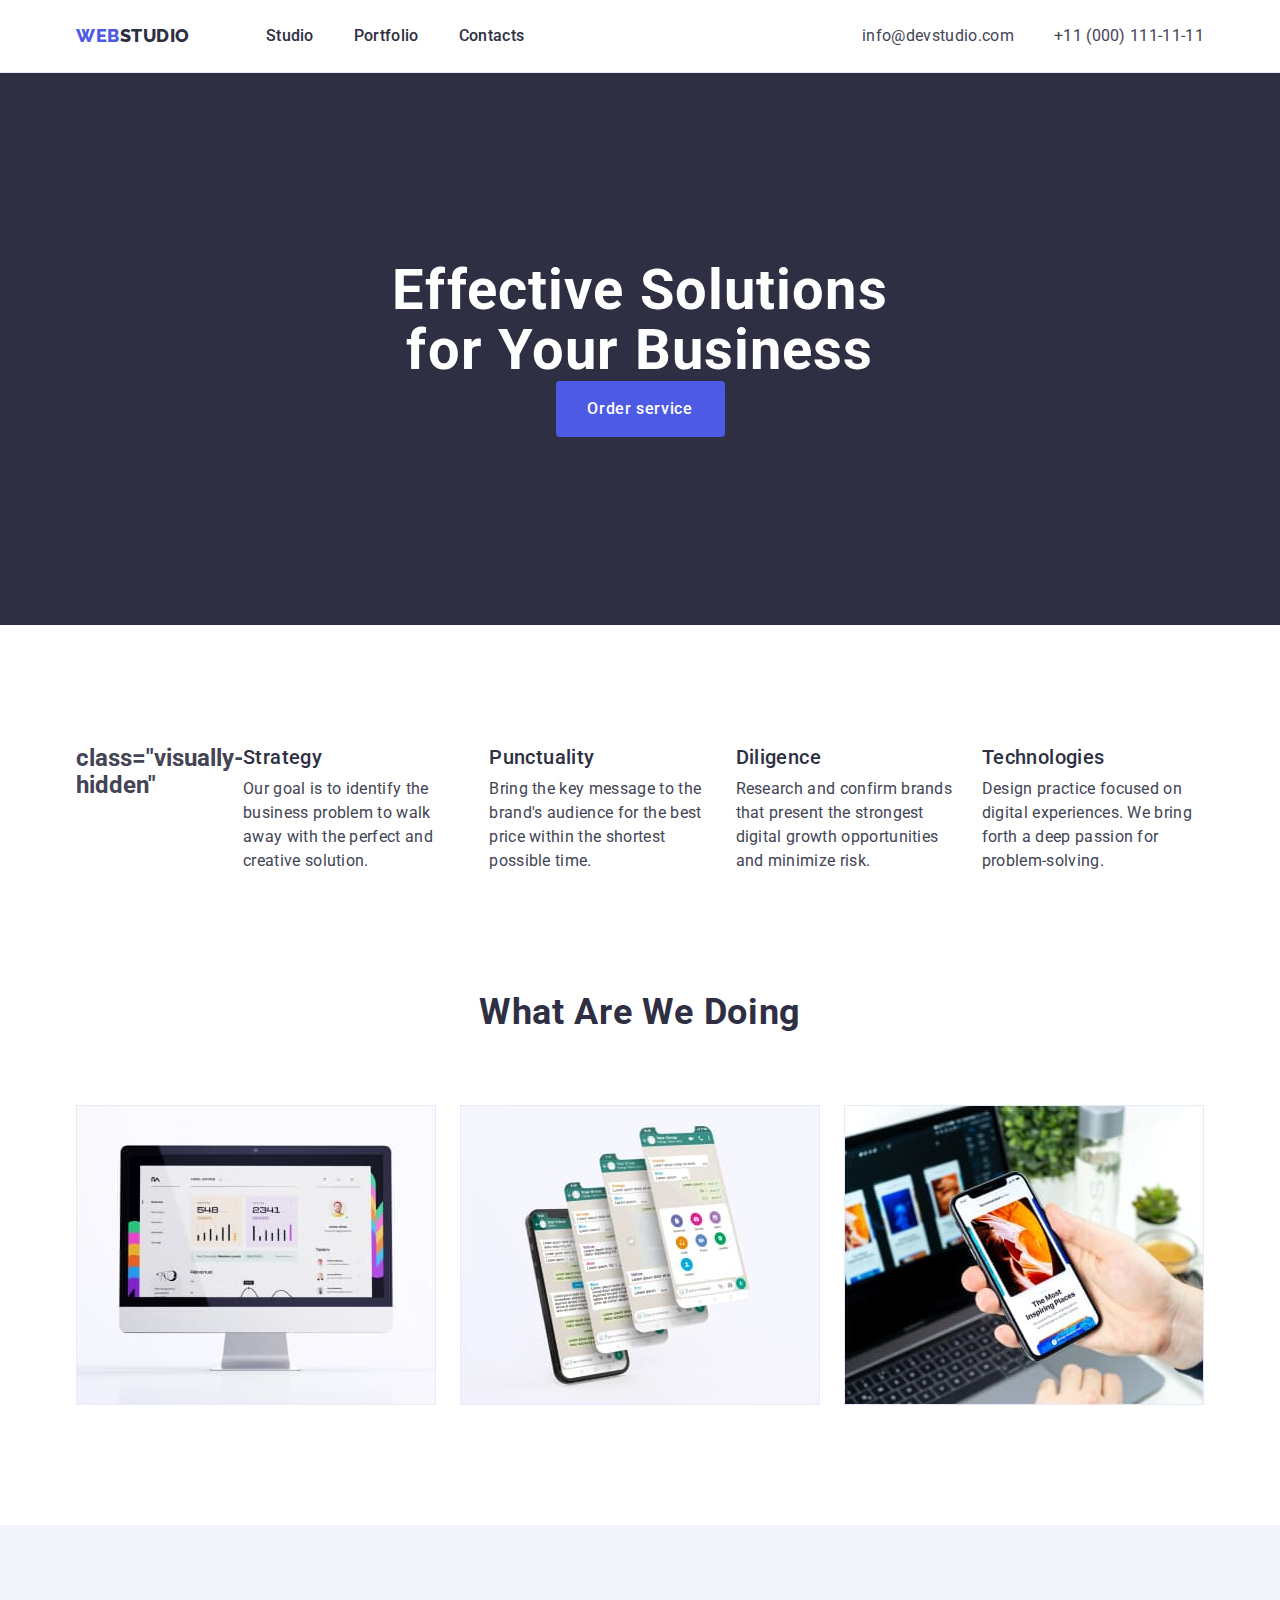
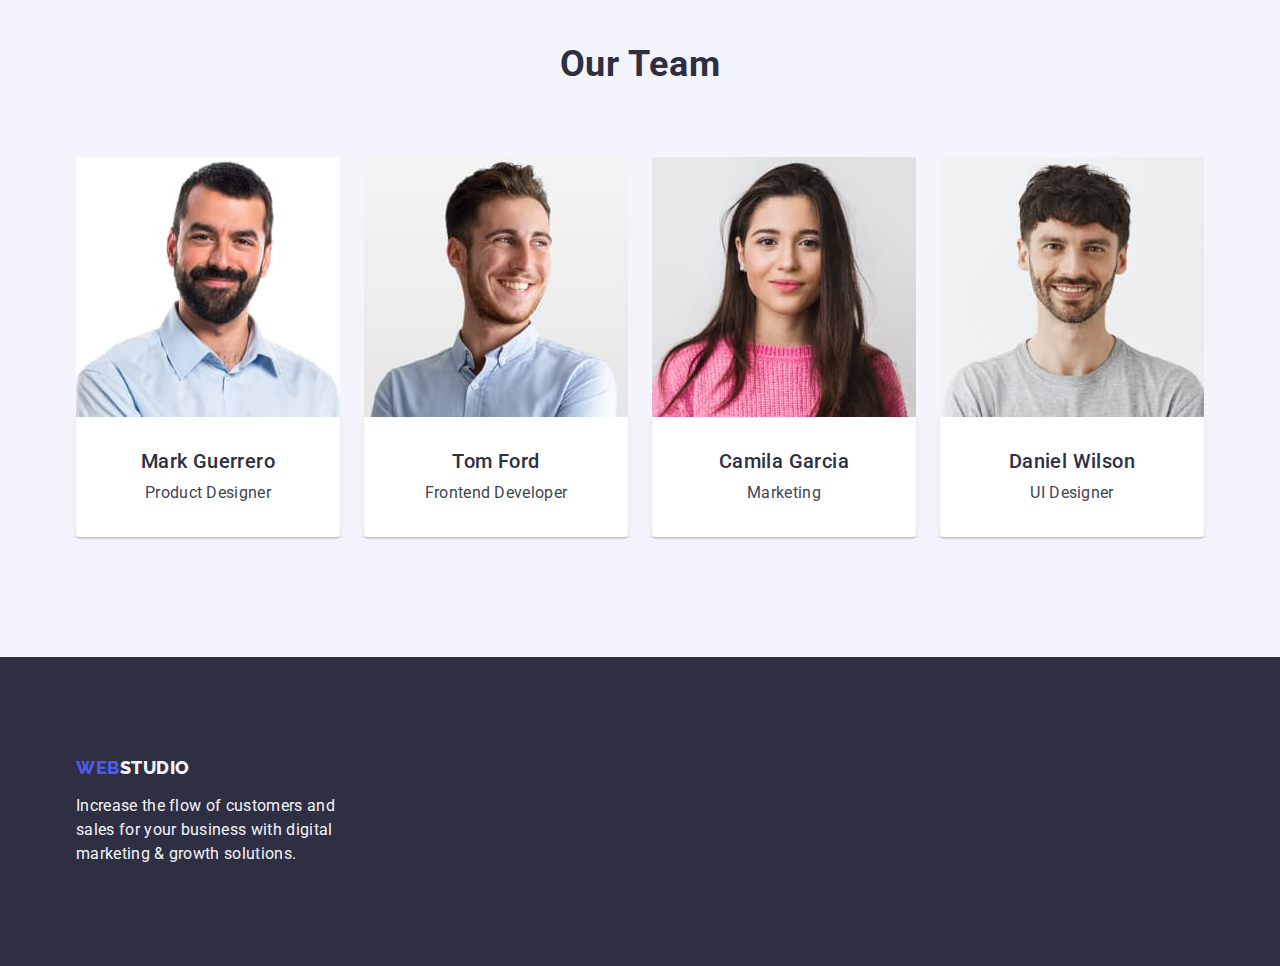
<file: index.html>
<!DOCTYPE html>
<html lang="en">
    <head>
        <meta charset="UTF-8" />
        <meta name="viewport" content="width=device-width, initial-scale=1.0" />
        <title>WebStudio</title>
        <link
          href="https://cdn.jsdelivr.net/npm/modern-normalize@2.0.0/modern-normalize.min.css"
          rel="stylesheet"
        />
        <link rel="stylesheet" href="./css/style.css" />
        <link
          href="https://fonts.googleapis.com/css2?family=Raleway:wght@800&family=Roboto:wght@400;500;700;900&display=swap"
          rel="stylesheet"
        />
      </head> 

<body>
 
 <header class="header-border">
  <div class="container">
   <nav class="nav-header">
    <a href="/" target="_blank" rel="noreferrer noopener" class="logo"><span class="logo-web-font">web</span><span class="logo-studio-font">studio</span></a>
    <ul class="nav-menu">
     <li>
      <a href="./index.html" rel="noreferrer noopener" class="nav-menu-item">Studio</a>
     </li>
     <li>
      <a href="./portfolio.html" rel="noreferrer noopener" class="nav-menu-item">Portfolio</a>
     </li>
     <li>
      <a href="/contacts" target="_blank" rel="noreferrer noopener" class="nav-menu-item">Contacts</a>
     </li>
    </ul>
   </nav>
   <address>
    <ul class="address-list">
     <li>
      <a class="text-contacts" href="mailto:info@devstudio.com" target="_blank" rel="noreferrer noopener">info@devstudio.com</a>
     </li>
     <li>
      <a class="text-contacts" href="tel:+110001111111" target="_blank" rel="noreferrer noopener">+11 (000) 111-11-11</a>
     </li>
    </ul>
   </address>
  </div>
 </header>

 <main>
  <section class="h1-section">
   <div class="container">
    <div class="column-container">
     <h1 class="text-h1-first">
      Effective Solutions
      for Your Business
     </h1>
     <button type="button" class="button-order-service">Order service</button>
    </div>
   </div>
  </section>


  <section class="company-values">
   <div class="container">
    <h2>class="visually-hidden"</h2>
    <ul class="company-values-list">
     <li class="company-values-list-element">
      <h3 class="text-h3">Strategy</h3>
      <p class="text-body">
      Our goal is to identify the business
      problem to walk away with the 
      perfect and creative solution.
      </p>
     </li>
     <li class="company-values-list-element">
      <h3 class="text-h3">Punctuality</h3>
      <p class="text-body">
      Bring the key message to the 
      brand's audience for the best price 
      within the shortest possible time.
      </p>
     </li>
     <li class="company-values-list-element">
      <h3 class="text-h3">Diligence</h3>
      <p class="text-body">
      Research and confirm brands that 
      present the strongest digital growth 
      opportunities and minimize risk.
      </p> 
     </li>
     <li class="company-values-list-element">
      <h3 class="text-h3">Technologies</h3>
      <p class="text-body">
      Design practice focused on digital 
      experiences. We bring forth a deep 
      passion for problem-solving.
      </p>
     </li>
    </ul>
   </div>
  </section>
  <section class="company-activities">
   <div class="container">
    <div class="column-container">
     <h2 class="text-h2">What Are We Doing</h2>
     <ul class="company-activities-list">    
      <li class="company-activities-element">
       <img src="Foto/foto1.jpg" alt="monitor with active webpage" width="360" height="300"/>
      </li>
      <li class="company-activities-element">
       <img src="Foto/foto2.jpg" alt="three screens with opened whatsapp jumping out of smartphone" width="360" height="300"/>
      </li>
      <li class="company-activities-element">
       <img src="Foto/foto3.jpg" alt="hand holding smathphone with opened article against the background of laptop, bottle of water, plants and cup of coffee" width="360" height="300"/>
      </li>
     </ul>
    </div>
   </div>
  </section>
  <section class="our-team-section">
   <div class="container">
    <div class="column-container">
     <h2 class="text-h2">Our Team</h2>
     <ul class="our-team-list">
      <li class="our-team-lit-element">
       <img src="Foto/TeamCard1.jpg" alt="elegant smiling bearded brunette man" width="264" height="260"/>
       <div class="worker-wrapper">
        <h3 class="text-h3-center">Mark Guerrero</h3>
        <p class="text-body-center">Product Designer</p>
       </div>
      </li>
      <li class="our-team-lit-element">
       <img src="Foto/TeamCard2.jpg" alt="happy elegant young man looking left" width="264" height="260"/>
       <div class="worker-wrapper">
        <h3 class="text-h3-center">Tom Ford</h3>
        <p class="text-body-center">Frontend Developer</p>
       </div>
      </li>
      <li class="our-team-lit-element">
       <img src="Foto/TeamCard3.jpg" alt="smiling young girl with long brown hair wearing pink sweater" width="264" height="260"/>
       <div class="worker-wrapper">
        <h3 class="text-h3-center">Camila Garcia</h3>
        <p class="text-body-center">Marketing</p>
       </div>
      </li>
      <li class="our-team-lit-element">
       <img src="Foto/TeamCard4.jpg" alt="happy casually dressed young brunette bearded man" width="264" height="260"/>
       <div class="worker-wrapper">
        <h3 class="text-h3-center">Daniel Wilson</h3>
        <p class="text-body-center">UI Designer</p>
       </div>
      </li>
     </ul>
    </div>
   </div>
  </section>
 </main>

 <footer class="footer-section">
  <div class="container">
   <div class="column-container-footer">
    <a href="/" target="_blank" rel="noreferrer noopener" class="logo-footer"><span class="logo-web-font">web</span><span class="logo-studio-font-bright">studio</span></a>
    <p class="footer-text">
     Increase the flow of customers and 
     sales for your business with digital 
     marketing & growth solutions.
    </p>
   </div>
  </div>
 </footer>

</body>
</html>
</file>
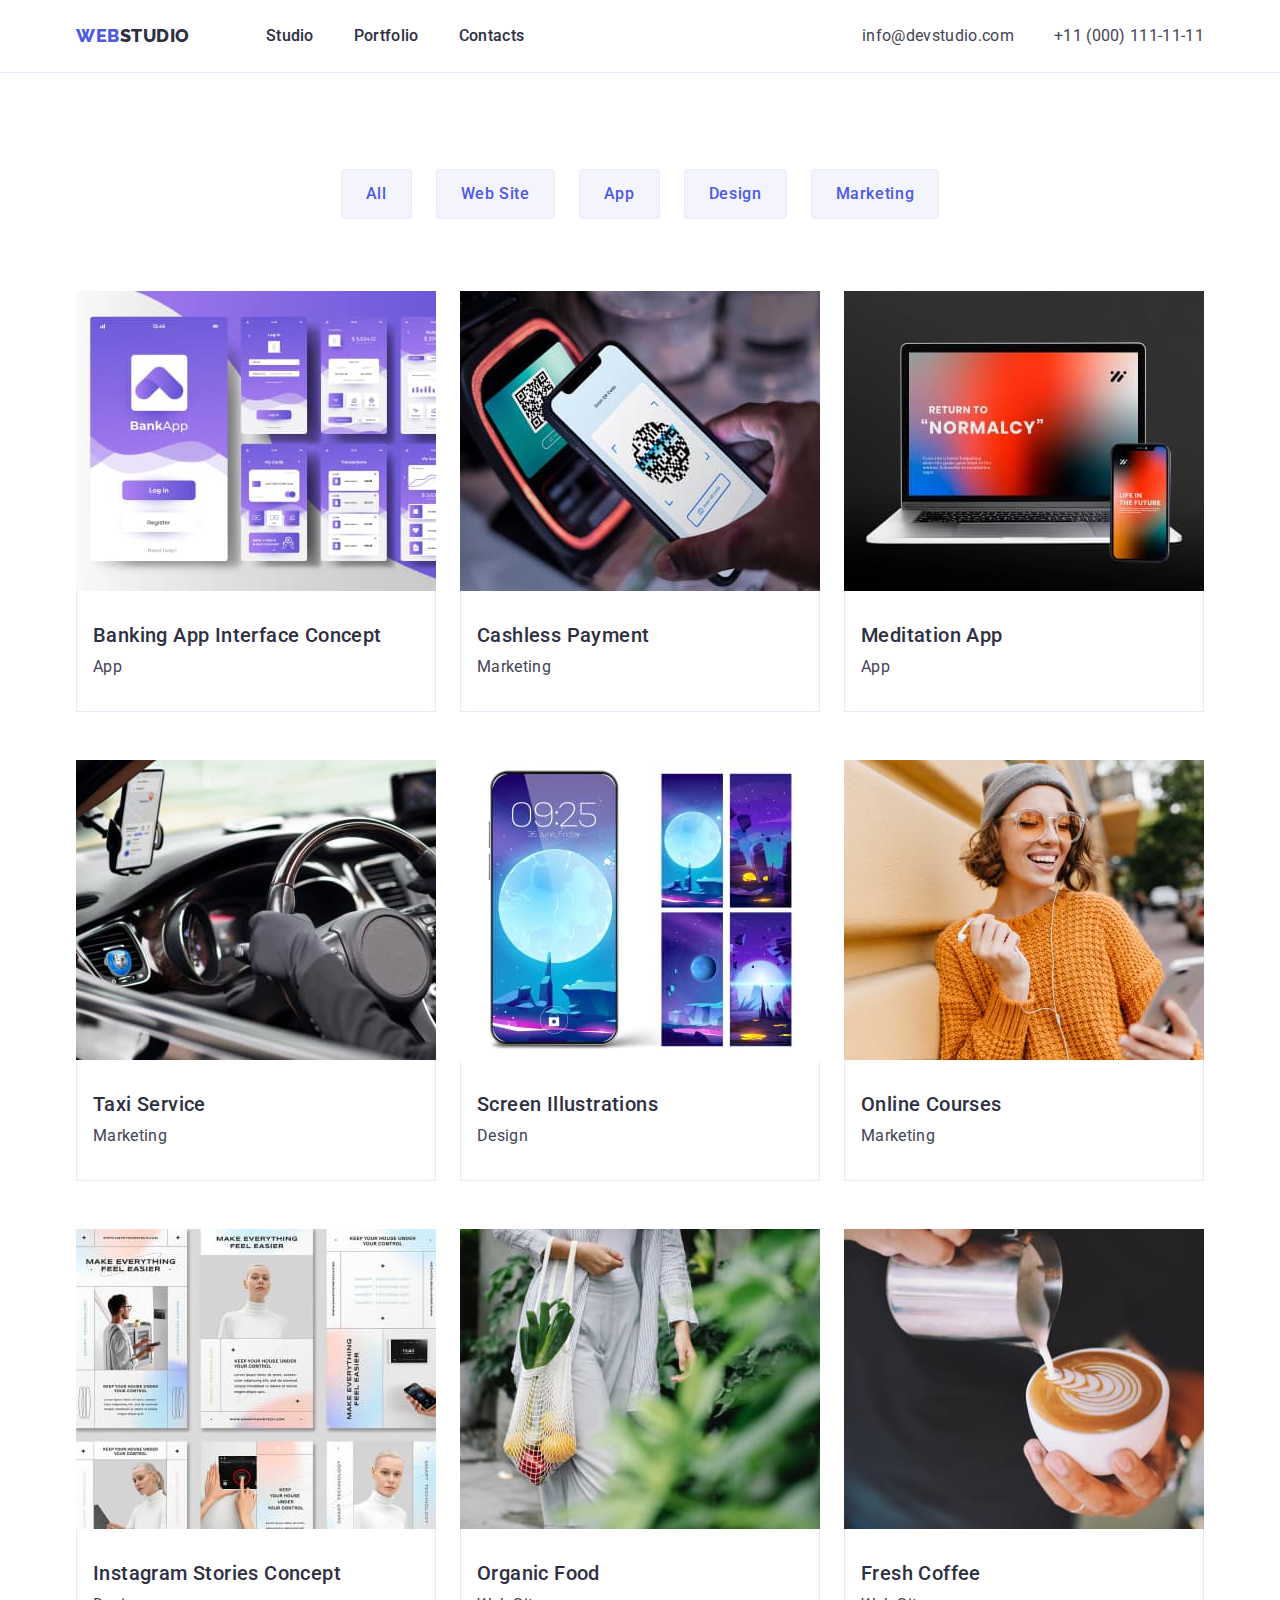
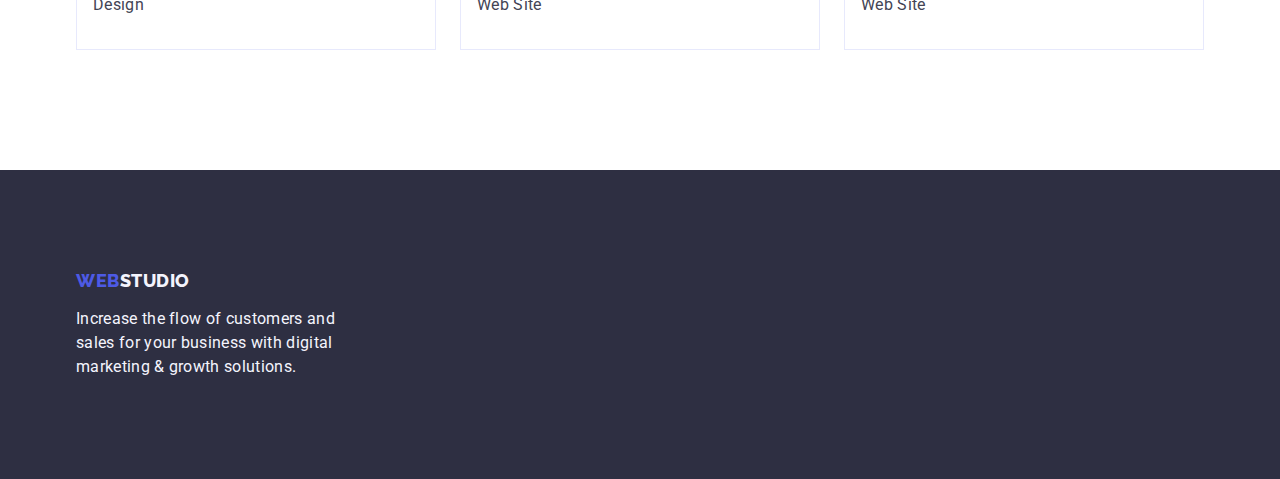
<file: portfolio.html>
<!DOCTYPE html>
<html lang="en">
    <head>
        <meta charset="UTF-8" />
        <meta name="viewport" content="width=device-width, initial-scale=1.0" />
        <title>WebStudio</title>
        <link
          href="https://cdn.jsdelivr.net/npm/modern-normalize@2.0.0/modern-normalize.min.css"
          rel="stylesheet"
        />
        <link rel="stylesheet" href="./css/style.css" />
        <link
          href="https://fonts.googleapis.com/css2?family=Raleway:wght@800&family=Roboto:wght@400;500;700;900&display=swap"
          rel="stylesheet"
        />
      </head> 
<body>

 <header class="header-border">
  <div class="container">
   <nav class="nav-header">
    <a href="/" target="_blank" rel="noreferrer noopener" class="logo"><span class="logo-web-font">web</span><span class="logo-studio-font">studio</span></a>
    <ul class="nav-menu">
     <li>
      <a href="./index.html" rel="noreferrer noopener" class="nav-menu-item">Studio</a>
     </li>
     <li>
      <a href="./portfolio.html" rel="noreferrer noopener" class="nav-menu-item">Portfolio</a>
     </li>
     <li>
      <a href="/contacts" target="_blank" rel="noreferrer noopener" class="nav-menu-item">Contacts</a>
     </li>
    </ul>
   </nav>
   <address>
    <ul class="address-list">
     <li>
      <a class="text-contacts" href="mailto:info@devstudio.com" target="_blank" rel="noreferrer noopener">info@devstudio.com</a>
     </li>
     <li>
      <a class="text-contacts" href="tel:+110001111111" target="_blank" rel="noreferrer noopener">+11 (000) 111-11-11</a>
     </li>
    </ul>
   </address>
  </div>
 </header>



 <main>
  <section class="portfolio-main">
   <div class="container">
    <div class="column-container">
     <h1></h1>
     <ul class="portfolio-button-list">
      <li>
       <button type="button" class="button-cloud">All</button>
      </li>
      <li>
       <button type="button" class="button-cloud">Web Site</button>
      </li>
      <li>
       <button type="button" class="button-cloud">App</button>
      </li>
      <li>
       <button type="button" class="button-cloud">Design</button>
      </li>
      <li>
       <button type="button" class="button-cloud">Marketing</button>
      </li>
     </ul>
     <ul class="portfolio-app-list">
      <li>
       <a href="#" class="link">
        <img src="Foto/Portfolio-pic1.jpg" alt="Picture of banking app interface" width="360" height="300"/>
        <div class="app-wrapper">
         <h3 class="text-h3">Banking App Interface Concept</h3>
         <p class="text-body">App</p>
        </div>
       </a>
      </li>
      <li>
       <a href="#" class="link">
        <img src="Foto/Portfolio-pic2.jpg" alt="Hand holding smartphone and paying cashless by it" width="360" height="300"/>
        <div class="app-wrapper">
         <h3 class="text-h3">Cashless Payment</h3>
         <p class="text-body">Marketing</p>
        </div>
       </a>
      </li>
      <li>
       <a href="#" class="link">
        <img src="Foto/Portfolio-pic3.jpg" alt="Laptop and smartphone with the inscription[Return to 'normalcy']" width="360" height="300"/>
        <div class="app-wrapper">
         <h3 class="text-h3">Meditation App</h3>
         <p class="text-body">App</p>
        </div>
       </a>
      </li>
      <li>
       <a href="#" class="link" >
        <img src="Foto/Portfolio-pic4.jpg" alt="Driver in a car" width="360" height="300"/>
        <div class="app-wrapper">
         <h3 class="text-h3">Taxi Service</h3>
         <p class="text-body">Marketing</p>
        </div>
       </a>
      </li>
      <li>
       <a href="#" class="link">
        <img src="Foto/Portfolio-pic5.jpg" alt="Smartphone with illustration of the night moon on screen" width="360" height="300"/>
        <div class="app-wrapper">
         <h3 class="text-h3">Screen Illustrations</h3>
         <p class="text-body">Design</p>
        </div>
       </a>
      </li>
      <li>
       <a href="#" class="link">
        <img src="Foto/Portfolio-pic6.jpg" alt="Smiling girl with sunglasses looking at her phone" width="360" height="300"/>
        <div class="app-wrapper">
         <h3 class="text-h3">Online Courses</h3>
         <p class="text-body">Marketing</p>
        </div>
       </a>
      </li>
      <li>
       <a href="#" class="link">
        <img src="Foto/Portfolio-pic7.jpg" alt="Several different layouts of instagram post" width="360" height="300"/>
        <div class="app-wrapper">
         <h3 class="text-h3">Instagram Stories Concept</h3>
         <p class="text-body">Design</p>
        </div>
       </a>
      </li>
      <li>
       <a href="#" class="link">
        <img src="Foto/Portfolio-pic8.jpg" alt="Woman holding a bag with groceries" width="360" height="300"/>
        <div class="app-wrapper">
         <h3 class="text-h3">Organic Food</h3>
         <p class="text-body">Web Site</p>
        </div>
       </a>
      </li>
      <li>
       <a href="#" class="link">
        <img src="Foto/Portfolio-pic9.jpg" alt="Barista pouring foamed milk into fancy coffee" width="360" height="300"/>
        <div class="app-wrapper">
         <h3 class="text-h3">Fresh Coffee</h3>
         <p class="text-body">Web Site</p> 
        </div>
       </a>
      </li>
     </ul>
    </div>
   </div>
  </section>
 </main>

 <footer class="footer-section">
  <div class="container">
   <div class="column-container-footer">
    <a href="/" target="_blank" rel="noreferrer noopener" class="logo-footer"><span class="logo-web-font">web</span><span class="logo-studio-font-bright">studio</span></a>
    <p class="footer-text">
     Increase the flow of customers and 
     sales for your business with digital 
     marketing & growth solutions.
    </p>
   </div>
  </div>
 </footer>

</body>
</html>
</file>
<file: css/style.css>
* {
    box-sizing: border-box;
    margin: 0;
    padding: 0; 
    }

img {
 display: block;
}

p {
 text-decoration: none;
}

h1,
h2,
h3,
h4 p {
 margin: 0;
}

ul {
 list-style: none;
 margin: 0;
 padding: 0;
}


dl {
 list-style: none;
}

:root {
 --color-heading-primary: #2E2F42;
 --color-contrast-bright: #F4F4FD;
 --color-contrast-dark: #4D5AE5;
 --color-contrast-brighter: #FFF;
 --color-active: #404BBF;
 --color-font-main: #434455;
 --color-border: #E7E9FC;
}

body {
 font-family: Roboto, sans-serif;
 font-style: normal;
 color: var(--color-font-main);
}

.link {
 text-decoration: none;
}

.text-body {
 color: var(--color-font-main);
 font-size: 16px;
 line-height: 1.5;
 letter-spacing: 0.32px;
}

.text-h2 {
 color: var(--color-heading-primary);
 text-align: center;
 font-size: 36px;
 line-height: 1.11;
 letter-spacing: 0.72px;
 text-transform: capitalize;
 margin: 0 0 72px;
}


.text-h3 {
 color: var(--color-heading-primary);
 font-size: 20px;
 font-weight: 500;
 line-height: 1.2;
 letter-spacing: 0.4px;
 margin: 0 0 8px;
}

.container {
 display: flex;
 width: 1158px;
 padding: 0 15px;
 margin: 0 auto;
 justify-content: space-between;
}

.column-container {
 flex-direction: column;
 margin: auto;
}

.column-container-footer {
 flex-direction: column;
}


.header-border {
 border-bottom: 1px solid var(--color-border);
}

.nav-header {
 display: flex;
 align-items: center;
}

.logo {
 display: inline-block;
 margin-right: 76px;
 text-decoration: none;
}



.logo-web-font {
 color: var(--color-contrast-dark);
 font-family: Raleway;
 font-size: 18px;
 font-weight: 800;
 line-height: 1.17;
 letter-spacing: 0.54px;
 text-transform: uppercase;
}

.logo-studio-font-bright {
 color: var(--color-contrast-bright);
 font-family: Raleway;
 font-size: 18px;
 font-weight: 800;
 line-height: 1.17;
 letter-spacing: 0.54px;
 text-transform: uppercase;
}

.logo-studio-font {
 color: var(--color-heading-primary);
 font-family: Raleway;
 font-size: 18px;
 font-weight: 800;
 line-height: 1.17;
 letter-spacing: 0.54px;
 text-transform: uppercase;
}

.nav-menu {
 color: var(--color-heading-primary);
 font-size: 16px;
 font-weight: 500;
 line-height: 1.5;
 letter-spacing: 0.32px;
 text-decoration: none;
 display: flex;
 gap: 40px;
 padding: 24px 0;
}

.nav-menu-item:hover,
.nav-menu-item:focus {
 color: var(--color-active);
}

.nav-menu-item {
 color: var(--color-heading-primary);
 padding: 24px 0;
 text-decoration: none;
}

.address-list {
 display: flex;
 gap: 40px;
 padding: 24px 0;
}

.text-contacts {
 color: var(--color-font-main);
 font-size: 16px;
 line-height: 1.5;
 letter-spacing: 0.32px;
 font-style: normal;
 text-decoration: none;
}

.text-contacts:hover,
.text-contacts:focus {
 color: var(--color-active);
}










.h1-section {
 background-color: var(--color-heading-primary);
 padding: 188px 0;
}


.text-h1-first {
 color: var(--color-contrast-brighter);
 text-align: center;
 font-size: 56px;
 line-height: 1.07;
 letter-spacing: 1.12px;
 max-width: 496px;
}

.button-order-service {
 color: var(--color-contrast-brighter);
 background-color: var(--color-contrast-dark);
 font-size: 16px;
 font-weight: 500;
 line-height: 1.5;
 letter-spacing: 0.64px;
 cursor: pointer;
 display: block;
 min-width: 169px;
 height: 56px;
 border: none;
 border-radius: 4px;
 margin: auto;
}

.button-order-service:hover,
.button-order-service:focus {
 background-color: var(--color-active);
}







.company-values {
 padding: 120px 0;
}

.company-values-list {
 display: flex;
 gap: 24px;
}

.company-values-list-element {
 width: calc((100% - 72px)/4)
}



.company-activities {
 padding-bottom: 120px;
}

.company-activities-list {
 display: flex;
 gap: 24px;
}

.company-activities-element {
 width: calc((100% - 48px)/3)
}





.our-team-section {
 background-color: var(--color-contrast-bright);
 padding: 120px 0;
}

.our-team-list {
 display: flex;
 gap: 24px;
 padding-left: 0;
 margin: 0;
 justify-content: space-between;

}

.our-team-list-element {
 width: calc((100% - 72px)/4);
 border-radius: 0 0 4px 4px;
}

.worker-wrapper {
 padding: 32px 16px;
 border-radius: 0 0 4px 4px;
 background: var(--white, #FFF);
 box-shadow: 0px 2px 1px 0px rgba(46, 47, 66, 0.08), 0px 1px 1px 0px rgba(46, 47, 66, 0.16), 0px 1px 6px 0px rgba(46, 47, 66, 0.08);
}

.text-h3-center {
 color: var(--color-heading-primary);
 text-align: center;
 font-size: 20px;
 font-weight: 500;
 line-height: 1.2;
 letter-spacing: 0.4px;
 margin: 0 0 8px;
}

.text-body-center {
 text-align: center;
 font-size: 16px;
 line-height: 1.5;
 letter-spacing: 0.32px;
}





.footer-text {
 color: var(--color-contrast-bright);
 font-size: 16px;
 line-height: 1.5;
 letter-spacing: 0.32px;
 max-width: 264px;
}

.footer-section {
 background-color: var(--color-heading-primary);
 padding: 100px 0;
}

.logo-footer  {
 display: inline-block;
 margin: 0 76px 16px 0;
 text-decoration: none;
}









.portfolio-main {
 padding: 96px 0 120px 0;
}


.portfolio-button-list {
 display: flex;
 justify-content: center;
 gap: 24px;
 margin: 0 0 72px;
}

.button-cloud:hover,
.button-cloud:focus {
 color: var(--color-contrast-brighter);
 background-color: var(--color-active);
 border: 1px solid transparent;
 border-radius: 4px;
 box-shadow: 0px 2px 2px 0px rgba(0, 0, 0, 0.12), 0px 2px 1px 0px rgba(0, 0, 0, 0.08), 0px 3px 1px 0px rgba(0, 0, 0, 0.10);
}

.button-cloud {
 color: var(--color-contrast-dark);
 background-color: var(--color-contrast-bright);
 text-align: center;
 font-size: 16px;
 font-weight: 500;
 line-height: 1.5;
 letter-spacing: 0.64px;
 cursor: pointer;
 padding: 12px 24px;
 border: 1px solid var(--color-border);
 border-radius: 4px;
}

.portfolio-app-list {
 display: flex;
 flex-wrap: wrap;
 column-gap: 24px;
 row-gap: 48px;
}

.app-wrapper {
 padding: 32px 16px;
 border: 1px solid var(--color-border);
 border-top: none;
}

.visually-hidden:not(:focus):not(:active) {
  clip: rect(0 0 0 0);
  clip-path: inset(100%);
  height: 1px;
  overflow: hidden;
  position: absolute;
  white-space: nowrap;
  width: 1px;
}
</file>
